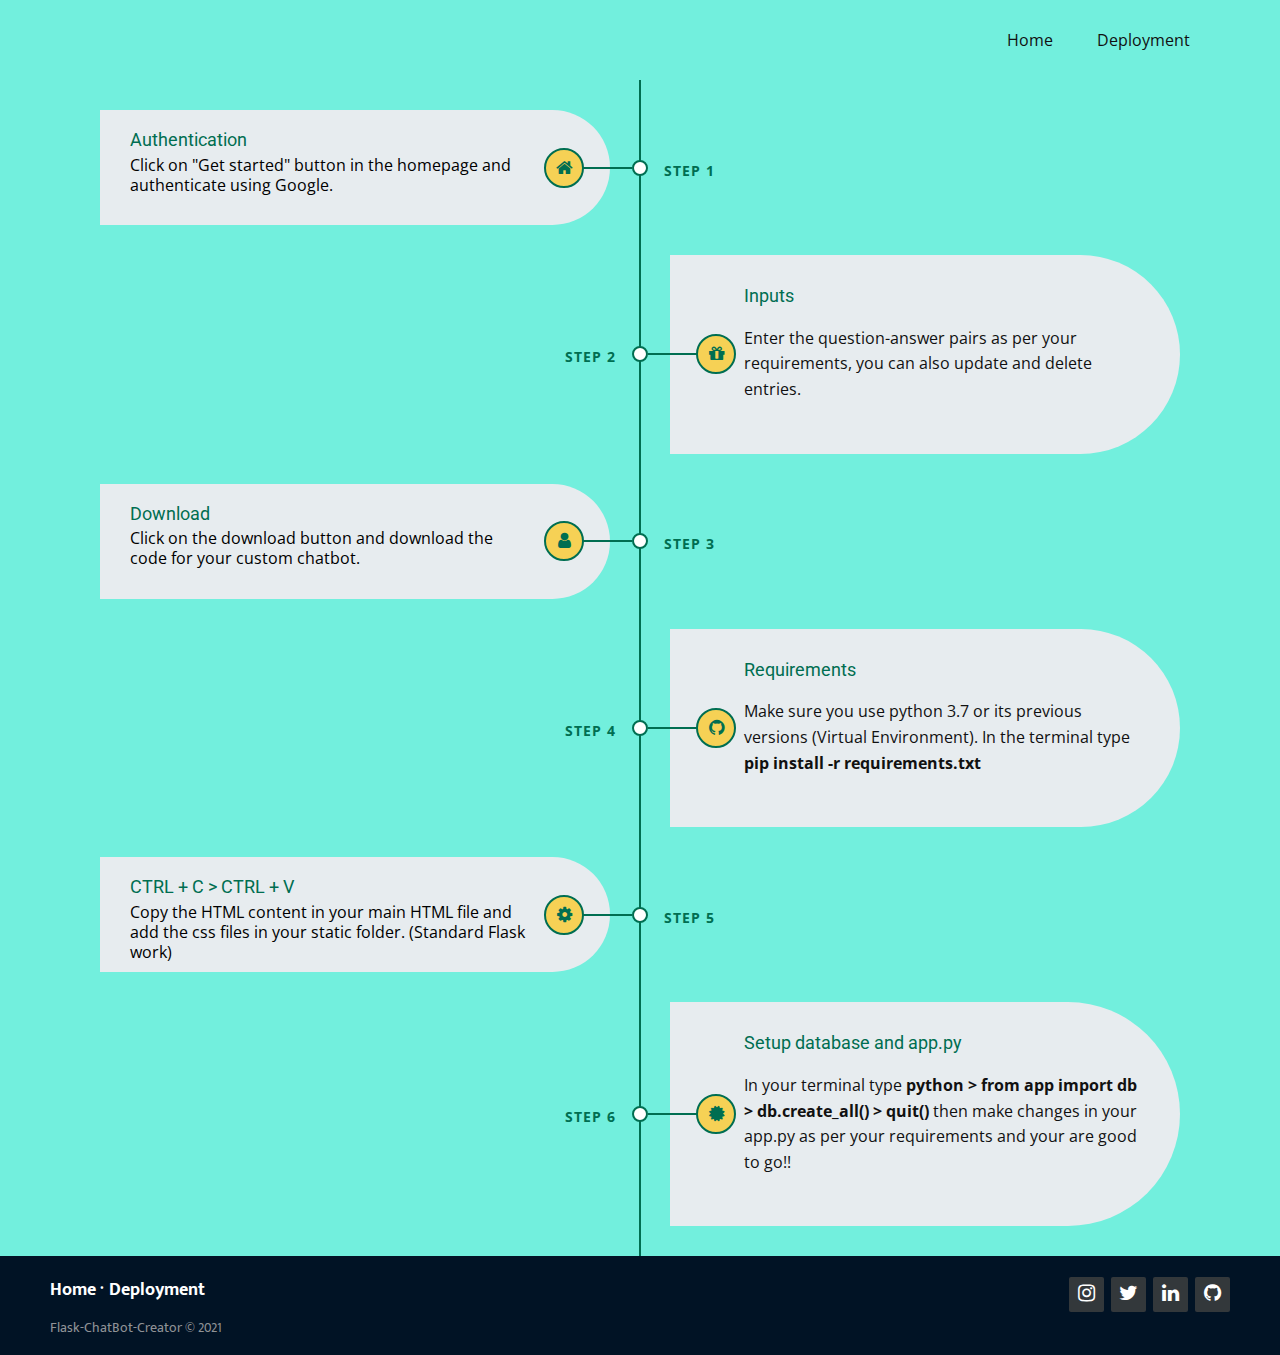
<file: templates/deployment.html>
<!DOCTYPE html>
<html style="font-size: 16px;">

<head>
    <meta name="viewport" content="width=device-width, initial-scale=1.0">
    <meta charset="utf-8">
    <meta name="keywords" content="Flask ChatBot Creator">
    <meta name="description" content="">
    <link rel="stylesheet" type="text/css" href="../static/css/nicepage.css">
    <link rel="stylesheet" type="text/css" href="../static/css/Home.css">
    <link rel="stylesheet" type="text/css" href="../static/css/modal.css">
    <link rel="stylesheet" type="text/css" href="../static/css/Deployment.css">
    <link rel="stylesheet" type="text/css" href="../static/css/footer.css">
    <script class="u-script" src="../static/js/jquery.js" defer=""></script>
    <script class="u-script" src="../static/js/nicepage.js" defer=""></script>
    <script class="u-script" src="../static/js/modal.js" defer=""></script>
    <!-- <link rel="stylesheet" href="https://stackpath.bootstrapcdn.com/bootstrap/4.5.2/css/bootstrap.min.css" integrity="sha384-JcKb8q3iqJ61gNV9KGb8thSsNjpSL0n8PARn9HuZOnIxN0hoP+VmmDGMN5t9UJ0Z" crossorigin="anonymous">
    <link rel="stylesheet" href="https://cdn.jsdelivr.net/npm/bootstrap@4.5.3/dist/css/bootstrap.min.css" integrity="sha384-TX8t27EcRE3e/ihU7zmQxVncDAy5uIKz4rEkgIXeMed4M0jlfIDPvg6uqKI2xXr2" crossorigin="anonymous">
    <link rel="stylesheet" href="https://cdn.jsdelivr.net/npm/bootstrap@4.6.0/dist/css/bootstrap.min.css" integrity="sha384-B0vP5xmATw1+K9KRQjQERJvTumQW0nPEzvF6L/Z6nronJ3oUOFUFpCjEUQouq2+l" crossorigin="anonymous"> -->
    <link id="u-theme-google-font" rel="stylesheet" href="https://fonts.googleapis.com/css?family=Roboto:100,100i,300,300i,400,400i,500,500i,700,700i,900,900i|Open+Sans:300,300i,400,400i,500,500i,600,600i,700,700i,800,800i">
    <link id="u-page-google-font" rel="stylesheet" href="https://fonts.googleapis.com/css?family=Montserrat:100,100i,200,200i,300,300i,400,400i,500,500i,600,600i,700,700i,800,800i,900,900i">
    <link rel="stylesheet" href="https://cdnjs.cloudflare.com/ajax/libs/font-awesome/4.7.0/css/font-awesome.min.css">
    <title>How to Deploy?</title>

    <script type="application/ld+json">
        {
            "@context": "http://schema.org",
            "@type": "Organization",
            "name": ""
        }
    </script>
    <meta name="theme-color" content="#478ac9">
    <meta property="og:title" content="Home">
    <meta property="og:type" content="website">
    <style>
        body::-webkit-scrollbar {
            width: 0.40rem;
        }
  
        body::-webkit-scrollbar-track {
            background: #000000;
        }
  
        body::-webkit-scrollbar-thumb {
            background: #fc0101;
        }
      </style>
</head>

<body class="u-body u-grey-25 u-xl-mode">
    <header class="u-clearfix u-header u-header" id="sec-2eff">
        <div class="u-clearfix u-sheet u-sheet-1">
            <nav class="u-menu u-menu-dropdown u-offcanvas u-menu-1">
                <div class="menu-collapse" style="font-size: 1rem; letter-spacing: 0px;">
                    <a class="u-button-style u-custom-left-right-menu-spacing u-custom-padding-bottom u-custom-top-bottom-menu-spacing u-nav-link u-text-active-palette-1-base u-text-hover-palette-2-base" href="#">
                        <svg class="u-svg-link" viewBox="0 0 24 24">
                            <use xmlns:xlink="http://www.w3.org/1999/xlink" xlink:href="#menu-hamburger"></use>
                        </svg>
                        <svg class="u-svg-content" version="1.1" id="menu-hamburger" viewBox="0 0 16 16" x="0px" y="0px" xmlns:xlink="http://www.w3.org/1999/xlink" xmlns="http://www.w3.org/2000/svg">
                            <g>
                                <rect y="1" width="16" height="2"></rect>
                                <rect y="7" width="16" height="2"></rect>
                                <rect y="13" width="16" height="2"></rect>
                            </g>
                        </svg>
                    </a>
                </div>
                <div class="u-nav-container">
                    <ul class="u-nav u-unstyled u-nav-1">
                        <li class="u-nav-item"><a class="u-button-style u-nav-link u-text-active-palette-1-base u-text-hover-palette-2-base" href="/" style="padding: 10px 20px;">Home</a>
                        </li>
<!--                        <li class="u-nav-item"><a class="u-button-style u-nav-link u-text-active-palette-1-base u-text-hover-palette-2-base" href="About.html" style="padding: 10px 20px;">About</a>-->
<!--                        </li>-->
<!--                        <li class="u-nav-item"><a class="u-button-style u-nav-link u-text-active-palette-1-base u-text-hover-palette-2-base" href="Contact.html" style="padding: 10px 20px;">Contact</a>-->
<!--                        </li>-->
                        <li class="u-nav-item"><a class="u-button-style u-nav-link u-text-active-palette-1-base u-text-hover-palette-2-base" href="/deployment" style="padding: 10px 20px;">Deployment</a>
                        </li>
                    </ul>
                </div>
                <div class="u-nav-container-collapse">
                    <div class="u-black u-container-style u-inner-container-layout u-opacity u-opacity-95 u-sidenav">
                        <div class="u-inner-container-layout u-sidenav-overflow">
                            <div class="u-menu-close"></div>
                            <ul class="u-align-center u-nav u-popupmenu-items u-unstyled u-nav-2">
                                <li class="u-nav-item"><a class="u-button-style u-nav-link" href="/">Home</a>
                                </li>
<!--                                <li class="u-nav-item"><a class="u-button-style u-nav-link" href="#about_section">About</a>-->
<!--                                </li>-->
                                <!-- <li class="u-nav-item"><a class="u-button-style u-nav-link" href="Contact.html">Contact</a> -->

                                <li class="u-nav-item"><a class="u-button-style u-nav-link" href="/deployment">Deployment</a>
                                </li>
                            </ul>
                        </div>
                    </div>
                    <div class="u-black u-menu-overlay u-opacity u-opacity-70"></div>
                </div>
            </nav>
        </div>
    </header>

    <!-- Start -->
    <div class="timeline">
        <div class="container left">
            <div class="date">Step 1</div>
            <i class="icon fa fa-home"></i>
            <div class="content">
                <h2>Authentication</h2>
                <p>
                    Click on "Get started" button in the homepage and authenticate using Google.
                </p>
            </div>
        </div>
        <div class="container right">
            <div class="date">Step 2</div>
            <i class="icon fa fa-gift"></i>
            <div class="content1">
                <h2>Inputs</h2>
                <p>
                    Enter the question-answer pairs as per your requirements, you can also update and delete entries.
                </p>
            </div>
        </div>
        <div class="container left">
            <div class="date">Step 3</div>
            <i class="icon fa fa-user"></i>
            <div class="content">
                <h2>Download</h2>
                <p>
                    Click on the download button and download the code for your custom chatbot.
                </p>
            </div>
        </div>
        <div class="container right">
            <div class="date">Step 4</div>
            <i class="icon fa fa-github"></i>
            <div class="content1">
                <h2>Requirements</h2>
                <p>
                    Make sure you use python 3.7 or its previous versions (Virtual Environment). In the terminal type
                    <strong>pip install -r
                        requirements.txt</strong>
                </p>
            </div>
        </div>
        <div class="container left">
            <div class="date">Step 5</div>
            <i class="icon fa fa-cog"></i>
            <div class="content">
                <h2>CTRL + C > CTRL + V</h2>
                <p>
                    Copy the HTML content in your main HTML file and add the css files in your static folder. (Standard Flask work)
                </p>
            </div>
        </div>
        <div class="container right">
            <div class="date">Step 6</div>
            <i class="icon fa fa-certificate"></i>
            <div class="content1">
                <h2>Setup database and app.py</h2>
                <p>
                    In your terminal type <strong>python > from app import db > db.create_all() > quit()</strong> then make changes in your app.py as per your requirements and your are good to go!!
                </p>
            </div>
        </div>
    </div>

    <!-- End -->

    <footer class="footer-distributed">

        <div class="footer-right">
  
            <a href="#" ><i class="fa fa-instagram"></i></a>
            <a href="#" ><i class="fa fa-twitter"></i></a>
            <a href="#" ><i class="fa fa-linkedin"></i></a>
            <a href="#" ><i class="fa fa-github"></i></a>
  
  
        </div>
  
        <div class="footer-left">
  
            <p class="footer-links">
                <a class="link-1" href="/">Home</a>
                <a href="./deployment">Deployment</a>
            </p>
  
            <p>Flask-ChatBot-Creator &copy; 2021</p>
        </div>
  
    </footer>
    <span style="height: 64px; width: 64px; margin-left: 0px; margin-right: auto; margin-top: 0px; right: 20px; bottom: 20px; padding: 6px; background-image: none;" class="u-back-to-top u-icon u-icon-circle u-opacity u-opacity-85 u-palette-1-base u-spacing-15"
        data-href="#">
        <svg class="u-svg-link" preserveAspectRatio="xMidYMin slice" viewBox="0 0 551.13 551.13">
            <use xmlns:xlink="http://www.w3.org/1999/xlink" xlink:href="#svg-1d98"></use>
        </svg>
        <svg class="u-svg-content" enable-background="new 0 0 551.13 551.13" viewBox="0 0 551.13 551.13"
            xmlns="http://www.w3.org/2000/svg" id="svg-1d98">
            <path d="m275.565 189.451 223.897 223.897h51.668l-275.565-275.565-275.565 275.565h51.668z"></path>
        </svg>
    </span>

    <script src="https://code.jquery.com/jquery-3.5.1.slim.min.js" integrity="sha384-DfXdz2htPH0lsSSs5nCTpuj/zy4C+OGpamoFVy38MVBnE+IbbVYUew+OrCXaRkfj" crossorigin="anonymous"></script>
    <script src="https://cdn.jsdelivr.net/npm/bootstrap@4.6.0/dist/js/bootstrap.bundle.min.js" integrity="sha384-Piv4xVNRyMGpqkS2by6br4gNJ7DXjqk09RmUpJ8jgGtD7zP9yug3goQfGII0yAns" crossorigin="anonymous"></script>
</body>

</html>
</file>
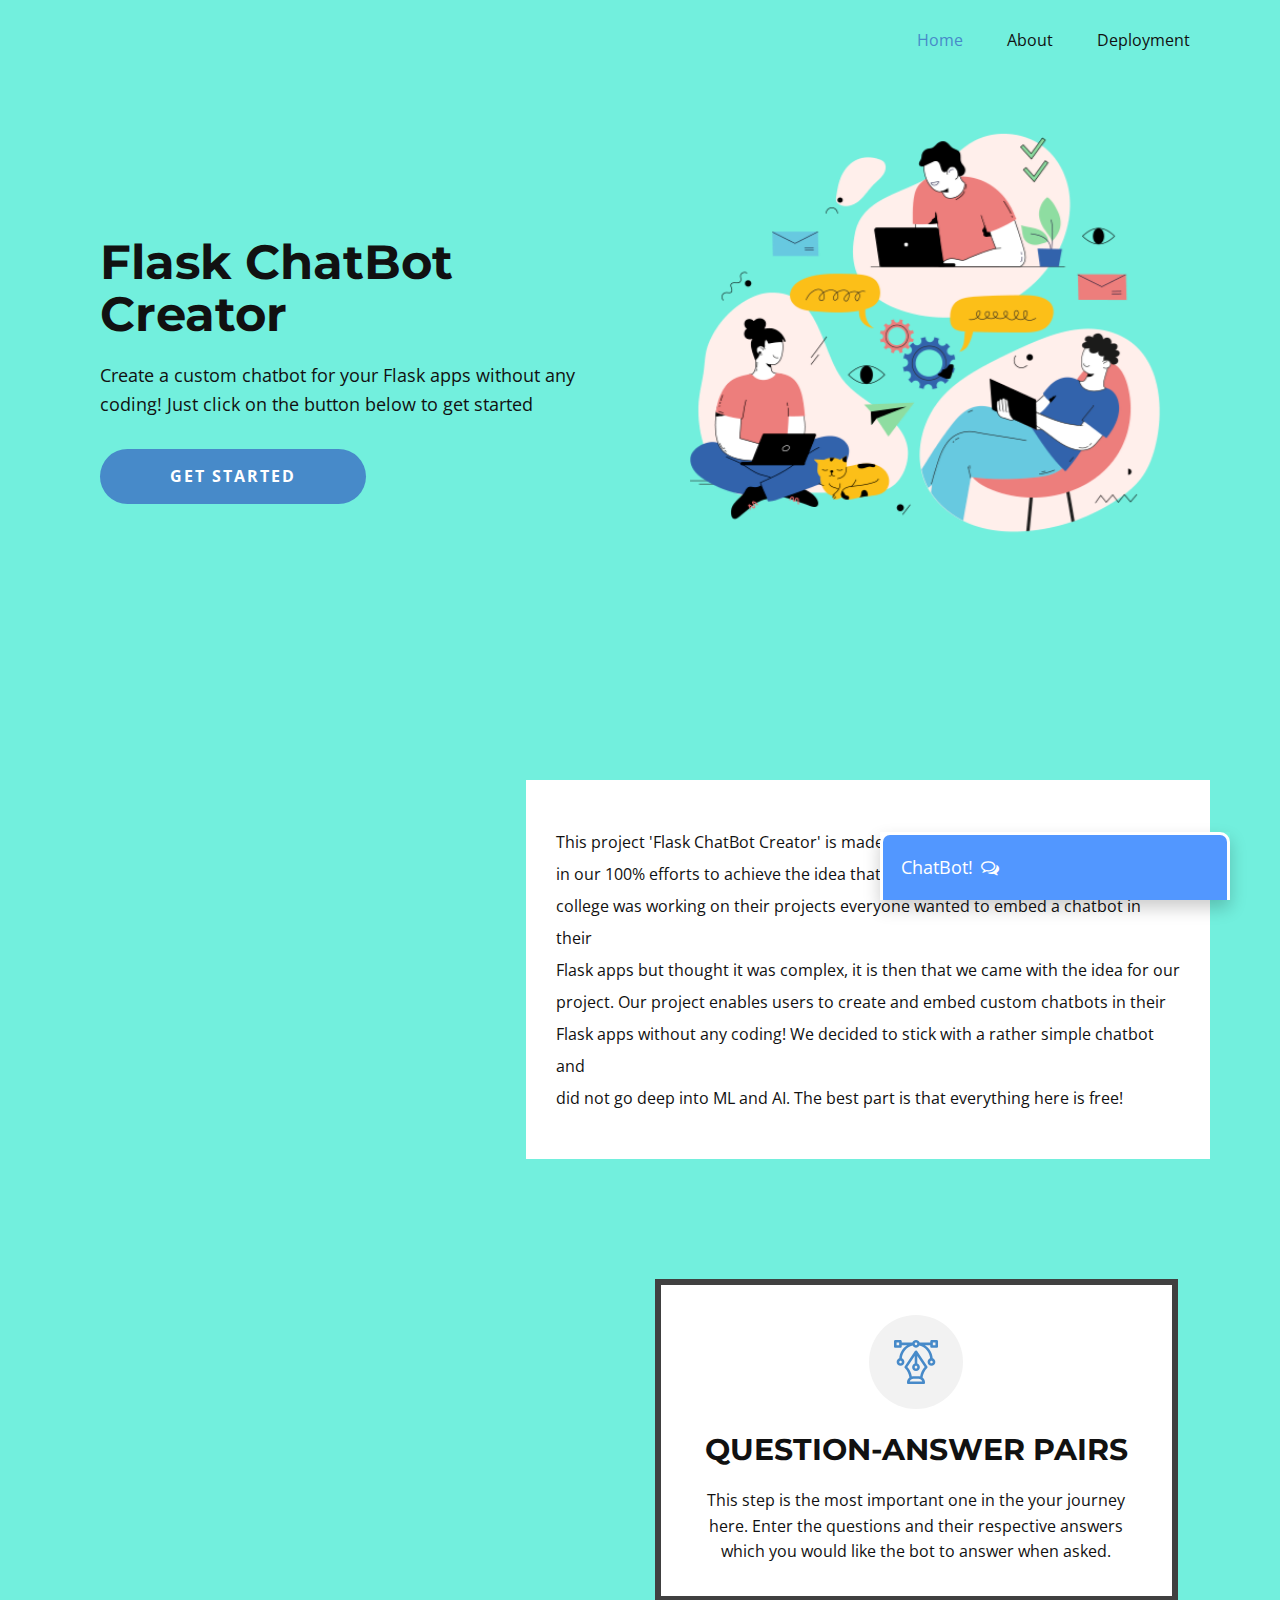
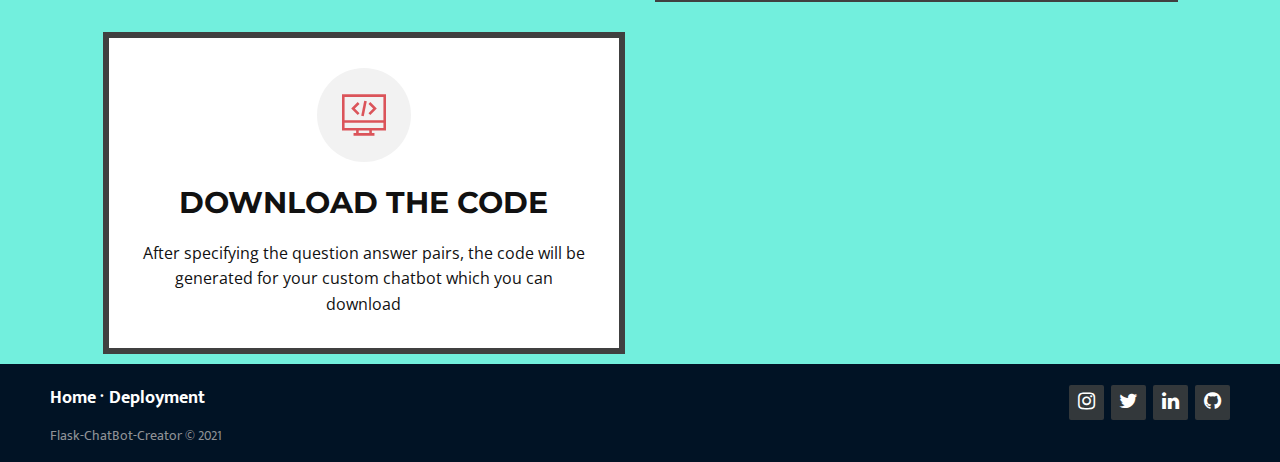
<file: templates/Home.html>
<!DOCTYPE html>
<html lang="en" style="font-size: 16px;">

<head>
    <meta name="viewport" content="width=device-width, initial-scale=1.0">
    <meta charset="utf-8">
    <meta name="keywords" content="Flask ChatBot Creator">
    <meta name="description" content="">
    <link rel="stylesheet" type="text/css" href="../static/css/nicepage.css">
    <link rel="stylesheet" type="text/css" href="../static/css/Home.css">
    <link rel="stylesheet" type="text/css" href="../static/css/modal.css">
    <link rel="stylesheet" type="text/css" href="../static/css/footer.css">
    <script class="u-script" src="../static/js/jquery.js" defer=""></script>
    <script class="u-script" src="../static/js/nicepage.js" defer=""></script>
    <script class="u-script" src="../static/js/modal.js" defer=""></script>
    <script class="u-script" src="../static/js/chat.js" defer=""></script>
    <link rel="stylesheet" href="https://stackpath.bootstrapcdn.com/bootstrap/4.5.2/css/bootstrap.min.css" integrity="sha384-JcKb8q3iqJ61gNV9KGb8thSsNjpSL0n8PARn9HuZOnIxN0hoP+VmmDGMN5t9UJ0Z" crossorigin="anonymous">
    <link rel="stylesheet" href="https://cdn.jsdelivr.net/npm/bootstrap@4.5.3/dist/css/bootstrap.min.css" integrity="sha384-TX8t27EcRE3e/ihU7zmQxVncDAy5uIKz4rEkgIXeMed4M0jlfIDPvg6uqKI2xXr2" crossorigin="anonymous">
    <link rel="stylesheet" href="https://cdn.jsdelivr.net/npm/bootstrap@4.6.0/dist/css/bootstrap.min.css" integrity="sha384-B0vP5xmATw1+K9KRQjQERJvTumQW0nPEzvF6L/Z6nronJ3oUOFUFpCjEUQouq2+l" crossorigin="anonymous">
    <link id="u-theme-google-font" rel="stylesheet" href="https://fonts.googleapis.com/css?family=Roboto:100,100i,300,300i,400,400i,500,500i,700,700i,900,900i|Open+Sans:300,300i,400,400i,500,500i,600,600i,700,700i,800,800i">
    <link id="u-page-google-font" rel="stylesheet" href="https://fonts.googleapis.com/css?family=Montserrat:100,100i,200,200i,300,300i,400,400i,500,500i,600,600i,700,700i,800,800i,900,900i">
    <link rel="stylesheet" href="https://cdnjs.cloudflare.com/ajax/libs/font-awesome/4.7.0/css/font-awesome.min.css">
    <title>Home</title>

    <script type="application/ld+json">
        {
            "@context": "http://schema.org",
            "@type": "Organization",
            "name": ""
        }
    </script>
    <meta name="theme-color" content="#00f5d4">
    <meta property="og:title" content="Home">
    <meta property="og:type" content="website">
    <style>
      body::-webkit-scrollbar {
          width: 0.40rem;
      }

      body::-webkit-scrollbar-track {
          background: #1e1e24;
      }

      body::-webkit-scrollbar-thumb {
          background: rgb(255, 0, 0);
      }
    </style>
</head>

<body class="u-body u-grey-25 u-xl-mode">
    <header class="u-clearfix u-header u-header" id="sec-2eff">
        <div class="u-clearfix u-sheet u-sheet-1">
            <nav class="u-menu u-menu-dropdown u-offcanvas u-menu-1">
                <div class="menu-collapse" style="font-size: 1rem; letter-spacing: 0px;">
                    <a class="u-button-style u-custom-left-right-menu-spacing u-custom-padding-bottom u-custom-top-bottom-menu-spacing u-nav-link u-text-active-palette-1-base u-text-hover-palette-2-base" href="#">
                        <svg class="u-svg-link" viewBox="0 0 24 24">
              <use xmlns:xlink="http://www.w3.org/1999/xlink" xlink:href="#menu-hamburger"></use>
            </svg>
                        <svg class="u-svg-content" version="1.1" id="menu-hamburger" viewBox="0 0 16 16" x="0px" y="0px" xmlns:xlink="http://www.w3.org/1999/xlink" xmlns="http://www.w3.org/2000/svg">
              <g>
                <rect y="1" width="16" height="2"></rect>
                <rect y="7" width="16" height="2"></rect>
                <rect y="13" width="16" height="2"></rect>
              </g>
            </svg>
                    </a>
                </div>
                <div class="u-nav-container">
                    <ul class="u-nav u-unstyled u-nav-1">
                        <li class="u-nav-item"><a class="u-button-style u-nav-link u-text-active-palette-1-base u-text-hover-palette-2-base" href="/" style="padding: 10px 20px;">Home</a>
                        </li>
                        <li class="u-nav-item"><a class="u-button-style u-nav-link u-text-active-palette-1-base u-text-hover-palette-2-base" href="#about_section" style="padding: 10px 20px;">About</a>
                        </li>
                        <li class="u-nav-item"><a class="u-button-style u-nav-link u-text-active-palette-1-base u-text-hover-palette-2-base" href="/deployment" style="padding: 10px 20px;">Deployment</a>
                        </li>
                    </ul>
                </div>
                <div class="u-nav-container-collapse">
                    <div class="u-black u-container-style u-inner-container-layout u-opacity u-opacity-95 u-sidenav">
                        <div class="u-inner-container-layout u-sidenav-overflow">
                            <div class="u-menu-close"></div>
                            <ul class="u-align-center u-nav u-popupmenu-items u-unstyled u-nav-2">
                                <li class="u-nav-item"><a class="u-button-style u-nav-link" href="/">Home</a>
                                </li>
                                <li class="u-nav-item"><a class="u-button-style u-nav-link" href="#about_section">About</a>
                                </li>
                                <li class="u-nav-item"><a class="u-button-style u-nav-link" href="/deployment">Deployment</a>
                                </li>
                            </ul>
                        </div>
                    </div>
                    <div class="u-black u-menu-overlay u-opacity u-opacity-70"></div>
                </div>
            </nav>
        </div>
    </header>
    <section class="u-clearfix u-section-1" id="carousel_6c1d">
        <div class="u-clearfix u-sheet u-sheet-1">
            <div class="u-clearfix u-expanded-width u-layout-wrap u-layout-wrap-1">
                <div class="u-layout">
                    <div class="u-layout-row">
                        <div class="u-container-style u-layout-cell u-size-30 u-layout-cell-1">
                            <div class="u-container-layout u-valign-middle u-container-layout-1">
                                <h2 class="u-custom-font u-font-montserrat u-text u-text-default u-text-1"> Flask ChatBot Creator</h2>
                                <p class="u-text u-text-2"> Create a custom chatbot for your Flask apps without any coding! Just click on the button below to get started</p>
                                <a href="/login" class="u-btn u-btn-round u-button-style u-radius-50 u-btn-1">Get started</a>
                            </div>
                        </div>
                        <div class="u-align-center u-container-style u-layout-cell u-size-30 u-layout-cell-2">
                            <div class="u-container-layout u-container-layout-2">
                                <img class="u-expanded-width u-image u-image-contain u-image-default u-image-1" src="/static/images/Untitled-1.png" alt="" data-image-width="447" data-image-height="429" data-animation-name="customAnimationIn" data-animation-duration="1000" data-animation-direction="Down">
                            </div>
                        </div>
                    </div>
                </div>
            </div>
        </div>

        <!-- ChatBot HTML -->
        <!-- <button class="open-button" onclick="openForm()">Open Form</button>

        <div class="form-popup" id="myForm">
            <div id="chatbox">
                <p class="botText"><span>Hi! Iam your Chatterbot.</span></p>
            </div>
            <div id="userInput">
                <input id="textInput" type="text" name="msg" placeholder="Message">
                <input id="buttonInput" type="submit" value="Send">
            </div>
            <button type="button" class="btn cancel" onclick="closeForm()">Close</button>
        </div> -->
        <div class="chat-bar-collapsible">
          <button id="chat-button" type="button" class="collapsible">ChatBot!
              <i id="chat-icon" style="color: #fff;" class="fa fa-fw fa-comments-o"></i>
          </button>
  
          <div class="content">
              <div class="full-chat-block">
                  <!-- Message Container -->
                  <div class="outer-container">
                      <div class="chat-container">
                          <!-- Messages -->
                          <div id="chatbox">
                              <h5 id="chat-timestamp"></h5>
                              <p id="botStarterMessage" class="botText"><span>Loading...</span></p>
                          </div>
  
                          <!-- User input box -->
                          <div class="chat-bar-input-block">
                              <div id="userInput">
                                  <input id="textInput" class="input-box" type="text" name="msg"
                                      placeholder="Tap send button to send a message">    
                                  <p></p>
                              </div>
  
                              <div class="chat-bar-icons">
                                <input class="button3" id="buttonInput" type="submit" value="Send">
                              </div>
                          </div>
  
                          <div id="chat-bar-bottom">
                              <p></p>
                          </div>
  
                      </div>
                  </div>
  
              </div>
          </div>
  
      </div>
        <!-- ChatBot HTML end -->

    </section>
    <section class="u-align-left u-clearfix u-section-2">
        <div class="u-clearfix u-sheet u-sheet-1">
            <div class="u-clearfix u-expanded-width u-layout-wrap u-layout-wrap-1">
                <div class="u-layout" id="about_section">
                    <div class="u-layout-row">
                        <div class="u-align-left u-container-style u-layout-cell u-palette-2-base u-size-24 u-layout-cell-1" data-animation-name="slideIn" data-animation-duration="2000" data-animation-direction="Left">
                            <div class="u-container-layout u-valign-middle u-container-layout-1">
                                <h4 class="u-custom-font u-font-montserrat u-text u-text-default u-text-1">About</h4>
                            </div>
                        </div>
                        <div class="u-align-left u-container-style u-layout-cell u-size-36 u-white u-layout-cell-2">
                            <div class="u-container-layout u-valign-middle u-container-layout-2">
                                <p class="u-text u-text-2"> This project 'Flask ChatBot Creator' is made as a part of a college project. We put in our 100% efforts to achieve the idea that we thought of. When everyone in our college was working on their projects everyone wanted
                                    to embed a chatbot in their <br>Flask apps but thought it was complex, it is then that we came with the idea for our project. Our project enables users to create and embed custom chatbots in their Flask apps without
                                    any coding! We decided to stick with a rather simple chatbot and <br>did not go deep into ML and AI. The best part is that everything here is free!
                                </p>
                            </div>
                        </div>
                    </div>
                </div>
            </div>
        </div>
    </section>
    <section class="u-align-center u-clearfix u-section-3" id="carousel_8ecb">
        <div class="u-clearfix u-sheet u-sheet-1">
            <div class="u-list u-list-1">
                <div class="u-repeater u-repeater-1">
                    <div class="u-container-style u-custom-item u-list-item u-palette-2-base u-repeater-item u-video-cover u-list-item-1" data-animation-name="slideIn" data-animation-duration="2000" data-animation-direction="Left">
                        <div class="u-container-layout u-similar-container u-valign-top u-container-layout-1"><span class="u-custom-item u-icon u-icon-circle u-spacing-25 u-text-palette-1-base u-white u-icon-1"><svg
                  class="u-svg-link" preserveAspectRatio="xMidYMin slice" viewBox="0 0 512 512" style="">
                  <use xmlns:xlink="http://www.w3.org/1999/xlink" xlink:href="#svg-7d32"></use>
                </svg><svg class="u-svg-content" viewBox="0 0 512 512" x="0px" y="0px" id="svg-7d32"
                  style="enable-background:new 0 0 512 512;">
                  <g>
                    <g>
                      <path
                        d="M386.607,304.394L367.213,285l19.393-19.393c5.859-5.858,5.859-15.356,0-21.214c-5.857-5.858-15.355-5.858-21.213,0    L346,263.787l-19.394-19.394c-5.857-5.858-15.355-5.858-21.213,0c-5.858,5.858-5.858,15.355,0,21.213L324.787,285l-19.393,19.393    c-5.858,5.858-5.858,15.355,0,21.213c5.857,5.857,15.355,5.858,21.213,0L346,306.213l19.394,19.394    c5.857,5.857,15.355,5.858,21.213,0C392.465,319.749,392.465,310.252,386.607,304.394z">
                      </path>
                    </g>
                  </g>
                  <g>
                    <g>
                      <path
                        d="M206.607,184.394L187.213,165l19.393-19.393c5.858-5.858,5.858-15.355,0-21.213c-5.857-5.858-15.355-5.858-21.213,0    L166,143.787l-19.394-19.394c-5.857-5.858-15.355-5.858-21.213,0c-5.858,5.858-5.858,15.355,0,21.213L144.787,165l-19.393,19.393    c-5.859,5.858-5.859,15.356,0,21.214c5.857,5.857,15.355,5.858,21.213,0L166,186.213l19.394,19.394    c5.857,5.857,15.355,5.858,21.213,0C212.465,199.749,212.465,190.252,206.607,184.394z">
                      </path>
                    </g>
                  </g>
                  <g>
                    <g>
                      <path
                        d="M416.606,124.394l-30-30c-0.029-0.029-0.06-0.052-0.089-0.081c-5.916-5.822-15.373-5.668-21.124,0.081l-30,30    c-5.858,5.858-5.858,15.355,0,21.213c5.857,5.858,15.355,5.858,21.213,0l4.394-4.394V180H256c-8.284,0-15,6.716-15,15v75h-32.58    c-6.192-17.459-22.865-30-42.42-30c-24.813,0-45,20.187-45,45s20.187,45,45,45c19.555,0,36.228-12.541,42.42-30H256    c8.284,0,15-6.716,15-15v-75h105c8.284,0,15-6.716,15-15v-53.787l4.394,4.394C398.322,148.535,402.161,150,406,150    s7.678-1.465,10.606-4.393C422.464,139.749,422.464,130.252,416.606,124.394z M166,300c-8.271,0-15-6.729-15-15s6.729-15,15-15    s15,6.729,15,15S174.271,300,166,300z">
                      </path>
                    </g>
                  </g>
                  <g>
                    <g>
                      <path
                        d="M467,0H45C20.187,0,0,20.187,0,45c0,19.555,12.541,36.228,30,42.42V345c0,24.813,20.187,45,45,45h166v34.58    c-17.459,6.192-30,22.865-30,42.42c0,24.813,20.187,45,45,45s45-20.187,45-45c0-19.555-12.541-36.228-30-42.42V390h166    c24.813,0,45-20.187,45-45V87.42c17.459-6.192,30-22.865,30-42.42C512,20.187,491.813,0,467,0z M256,482c-8.271,0-15-6.729-15-15    s6.729-15,15-15s15,6.729,15,15S264.271,482,256,482z M452,345c0,8.271-6.729,15-15,15H75c-8.271,0-15-6.729-15-15V90h392V345z     M467,60H45c-8.271,0-15-6.729-15-15s6.729-15,15-15h422c8.271,0,15,6.729,15,15S475.271,60,467,60z">
                      </path>
                    </g>
                  </g>
                </svg></span>
                            <h4 class="u-align-center u-custom-font u-font-montserrat u-text u-text-1">Register / sign in</h4>
                            <p class="u-align-center u-text u-text-2"> Register your account for free and then sign in with this account to continue to the next step.</p>
                        </div>
                    </div>
                    <div class="u-align-center u-border-6 u-border-grey-75 u-container-style u-custom-item u-list-item u-repeater-item u-video-cover u-white u-list-item-2">
                        <div class="u-container-layout u-similar-container u-valign-top u-container-layout-2"><span class="u-custom-item u-grey-5 u-icon u-icon-circle u-spacing-25 u-text-palette-1-base u-icon-2"><svg
                  class="u-svg-link" preserveAspectRatio="xMidYMin slice" viewBox="0 0 512 512" style="">
                  <use xmlns:xlink="http://www.w3.org/1999/xlink" xlink:href="#svg-7ff2"></use>
                </svg><svg class="u-svg-content" viewBox="0 0 512 512" x="0px" y="0px" id="svg-7ff2"
                  style="enable-background:new 0 0 512 512;">
                  <g>
                    <g>
                      <path
                        d="M497,0h-60c-8.284,0-15,6.716-15,15v15H298.42C292.228,12.542,275.555,0,256,0s-36.228,12.542-42.42,30H90V15    c0-8.284-6.716-15-15-15H15C6.716,0,0,6.716,0,15v60c0,8.284,6.716,15,15,15h60c8.284,0,15-6.716,15-15V59.8h62.377    c-54.116,34.274-87.012,92.175-90.969,153.642C43.738,219.518,31,236.294,31,256c0,24.813,20.187,45,45,45s45-20.187,45-45    c0-19.38-12.315-35.938-29.53-42.26c5.326-70.647,56.198-131.494,124.226-148.758C223.07,79.794,238.361,90,256,90    c17.639,0,32.93-10.206,40.304-25.017c68.029,17.264,118.9,78.111,124.226,148.758C403.315,220.062,391,236.62,391,256    c0,24.813,20.187,45,45,45s45-20.187,45-45c0-19.706-12.738-36.482-30.408-42.558C446.627,151.852,413.633,94.207,359.623,60H422    v15c0,8.284,6.716,15,15,15h60c8.284,0,15-6.716,15-15V15C512,6.716,505.284,0,497,0z M60,60H30V30h30V60z M76,271    c-8.271,0-15-6.729-15-15s6.729-15,15-15s15,6.729,15,15S84.271,271,76,271z M256,60c-8.271,0-15-6.729-15-15s6.729-15,15-15    s15,6.729,15,15S264.271,60,256,60z M436,241c8.271,0,15,6.729,15,15s-6.729,15-15,15s-15-6.729-15-15S427.729,241,436,241z     M482,60h-30V30h30V60z">
                      </path>
                    </g>
                  </g>
                  <g>
                    <g>
                      <path
                        d="M388.48,307.679l-120-179.999c-0.004-0.006-0.009-0.012-0.013-0.019c-0.043-0.064-0.09-0.125-0.134-0.188    c-0.206-0.299-0.423-0.587-0.649-0.868c-6.321-7.854-18.357-7.324-24.017,0.868c-0.044,0.063-0.091,0.124-0.134,0.188    c-0.004,0.007-0.009,0.012-0.013,0.019l-120,180c-3.967,5.949-3.182,13.871,1.874,18.927    c29.927,29.927,48.975,69.047,54.164,110.901c-2.329,1.883-4.578,3.899-6.71,6.081C158.759,458.001,151,476.97,151,497    c0,8.284,6.716,15,15,15h180c8.284,0,15-6.716,15-15c0-20.03-7.759-38.999-21.847-53.412c-2.133-2.182-4.381-4.198-6.711-6.081    c5.188-41.856,24.236-80.976,54.163-110.9C391.662,321.551,392.447,313.628,388.48,307.679z M256,301c8.271,0,15,6.729,15,15    s-6.729,15-15,15s-15-6.729-15-15S247.729,301,256,301z M183.558,482c6.241-17.833,23.159-31,42.442-31h60    c19.283,0,36.201,13.167,42.442,31H183.558z M304.245,423.283C298.345,421.777,292.229,421,286,421h-60    c-6.229,0-12.345,0.777-18.245,2.284c-7.02-40.429-25.251-78.221-52.65-108.899L241,185.542v88.039    c-17.459,6.192-30,22.865-30,42.42c0,24.813,20.187,45,45,45s45-20.187,45-45c0-19.555-12.541-36.228-30-42.42v-88.039    l85.896,128.843C329.496,345.06,311.264,382.853,304.245,423.283z">
                      </path>
                    </g>
                  </g>
                </svg></span>
                            <h4 class="u-align-center u-custom-font u-font-montserrat u-text u-text-3">Question-answer pairs</h4>
                            <p class="u-align-center u-text u-text-4"> This step is the most important one in the your journey here. Enter the questions and their respective answers which you would like the bot to answer when asked.</p>
                        </div>
                    </div>
                    <div class="u-align-center u-border-6 u-border-grey-75 u-container-style u-custom-item u-list-item u-repeater-item u-video-cover u-white u-list-item-3">
                        <div class="u-container-layout u-similar-container u-valign-top u-container-layout-3"><span class="u-custom-item u-grey-5 u-icon u-icon-circle u-spacing-25 u-text-palette-2-base u-icon-3"><svg
                  class="u-svg-link" preserveAspectRatio="xMidYMin slice" viewBox="0 0 512 512" style="">
                  <use xmlns:xlink="http://www.w3.org/1999/xlink" xlink:href="#svg-87ca"></use>
                </svg><svg class="u-svg-content" viewBox="0 0 512 512" x="0px" y="0px" id="svg-87ca"
                  style="enable-background:new 0 0 512 512;">
                  <g>
                    <g>
                      <path
                        d="M0,15.845v420.259h164.332v30.049h-30.036v30.001h243.407v-30.001h-30.036v-30.049H512V15.845H0z M317.665,466.153    H194.334v-30.049h123.332V466.153z M481.999,406.103H30.001v-60.075h451.997V406.103z M481.999,316.027H30.001V45.847h451.997    V316.027z">
                      </path>
                    </g>
                  </g>
                  <g>
                    <g>
                      <polygon
                        points="203.943,126.712 182.729,105.498 107.29,180.937 182.729,256.375 203.943,235.161 149.718,180.937   ">
                      </polygon>
                    </g>
                  </g>
                  <g>
                    <g>
                      <polygon
                        points="329.271,105.498 308.057,126.712 362.282,180.937 308.057,235.161 329.271,256.375 404.709,180.937   ">
                      </polygon>
                    </g>
                  </g>
                  <g>
                    <g>
                      <rect x="166.742" y="165.947" transform="matrix(0.1951 -0.9808 0.9808 0.1951 28.5815 396.7237)"
                        width="178.511" height="30.002"></rect>
                    </g>
                  </g>
                </svg></span>
                            <h4 class="u-align-center u-custom-font u-font-montserrat u-text u-text-5">Download the code</h4>
                            <p class="u-align-center u-text u-text-6">After specifying the question answer pairs, the code will be generated for your custom chatbot which you can download</p>
                        </div>
                    </div>
                    <div class="u-align-center u-container-style u-custom-item u-list-item u-palette-1-base u-repeater-item u-video-cover u-list-item-4" data-animation-name="slideIn" data-animation-duration="2000" data-animation-direction="Right">
                        <div class="u-container-layout u-similar-container u-valign-top u-container-layout-4"><span class="u-custom-item u-icon u-icon-circle u-spacing-25 u-text-palette-2-base u-white u-icon-4"><svg
                  class="u-svg-link" preserveAspectRatio="xMidYMin slice" viewBox="0 0 24 24" style="">
                  <use xmlns:xlink="http://www.w3.org/1999/xlink" xlink:href="#svg-7218"></use>
                </svg><svg class="u-svg-content" viewBox="0 0 24 24" id="svg-7218">
                  <path
                    d="m22.25 20h-20.5c-.965 0-1.75-.785-1.75-1.75v-12.5c0-.965.785-1.75 1.75-1.75h1.68c.414 0 .75.336.75.75s-.336.75-.75.75h-1.68c-.136 0-.25.114-.25.25v12.5c0 .136.114.25.25.25h20.5c.136 0 .25-.114.25-.25v-12.5c0-.136-.114-.25-.25-.25h-1.68c-.414 0-.75-.336-.75-.75s.336-.75.75-.75h1.68c.965 0 1.75.785 1.75 1.75v12.5c0 .965-.785 1.75-1.75 1.75z">
                  </path>
                  <path
                    d="m16.25 24h-8.5c-.414 0-.75-.336-.75-.75s.336-.75.75-.75h8.5c.414 0 .75.336.75.75s-.336.75-.75.75z">
                  </path>
                  <path
                    d="m12 24c-.414 0-.75-.336-.75-.75v-4c0-.414.336-.75.75-.75s.75.336.75.75v4c0 .414-.336.75-.75.75z">
                  </path>
                  <path
                    d="m14 4.5h-4c-.414 0-.75-.336-.75-.75 0-1.517 1.233-2.75 2.75-2.75s2.75 1.233 2.75 2.75c0 .414-.336.75-.75.75zm-3-1.5h2c-.229-.304-.591-.5-1-.5s-.771.196-1 .5z">
                  </path>
                  <path
                    d="m13.601 3.3c-.069 0-.139-.01-.208-.029-.398-.115-.628-.53-.513-.929.397-1.379 1.68-2.342 3.12-2.342.414 0 .75.336.75.75s-.336.75-.75.75c-.775 0-1.466.518-1.679 1.258-.095.328-.395.542-.72.542z">
                  </path>
                  <path
                    d="m10.399 3.3c-.326 0-.625-.214-.72-.542-.213-.74-.904-1.258-1.679-1.258-.414 0-.75-.336-.75-.75s.336-.75.75-.75c1.44 0 2.723.963 3.121 2.342.115.398-.115.813-.513.929-.07.019-.14.029-.209.029z">
                  </path>
                  <path
                    d="m14.75 7c-.336 0-.642-.228-.727-.568-.101-.401.144-.809.545-.909l1.666-.416.846-1.691c.186-.371.636-.521 1.006-.336.371.186.521.636.335 1.006l-1 2c-.098.196-.276.34-.489.393l-2 .5c-.061.014-.122.021-.182.021z">
                  </path>
                  <path
                    d="m17.75 12c-.275 0-.54-.151-.671-.415l-.886-1.771-1.771-.858c-.373-.181-.528-.629-.348-1.002s.629-.527 1.002-.348l2 .97c.149.072.27.191.344.34l1 2c.185.37.035.82-.335 1.006-.107.053-.222.078-.335.078z">
                  </path>
                  <path
                    d="m9.25 7c-.06 0-.121-.007-.182-.022l-2-.5c-.213-.053-.391-.197-.489-.393l-1-2c-.185-.37-.035-.82.335-1.006.372-.185.821-.035 1.006.336l.846 1.691 1.666.416c.402.101.646.508.545.909-.084.341-.391.569-.727.569z">
                  </path>
                  <path
                    d="m6.25 12c-.113 0-.227-.025-.335-.079-.371-.186-.521-.636-.335-1.006l1-2c.074-.148.195-.268.344-.34l2-.97c.372-.178.821-.025 1.001.348.181.373.025.821-.348 1.002l-1.77.858-.886 1.771c-.131.265-.397.416-.671.416z">
                  </path>
                  <path
                    d="m12 13c-1.93 0-3.5-1.57-3.5-3.5v-5.75c0-.414.336-.75.75-.75h5.5c.414 0 .75.336.75.75v5.75c0 1.93-1.57 3.5-3.5 3.5zm-2-8.5v5c0 1.103.897 2 2 2s2-.897 2-2v-5z">
                  </path>
                  <path
                    d="m12 13c-.414 0-.75-.336-.75-.75v-8.5c0-.414.336-.75.75-.75s.75.336.75.75v8.5c0 .414-.336.75-.75.75z">
                  </path>
                </svg></span>
                            <h4 class="u-align-center u-custom-font u-font-montserrat u-text u-text-7">Now embed &amp; enjoy!</h4>
                            <p class="u-align-center u-text u-text-8">Now move the downloaded code in the templates and static folder just like any other template file.</p>
                        </div>
                    </div>
                </div>
            </div>
        </div>
    </section>


    <footer class="footer-distributed">

      <div class="footer-right">

          <a href="#" ><i class="fa fa-instagram"></i></a>
          <a href="#" ><i class="fa fa-twitter"></i></a>
          <a href="#" ><i class="fa fa-linkedin"></i></a>
          <a href="#" ><i class="fa fa-github"></i></a>


      </div>

      <div class="footer-left">

          <p class="footer-links">
              <a class="link-1" href="/">Home</a>
              <a href="./deployment">Deployment</a>
          </p>

          <p>Flask-ChatBot-Creator &copy; 2021</p>
      </div>

  </footer>

    <span style="height: 64px; width: 64px; margin-left: 0px; margin-right: auto; margin-top: 0px; right: 20px; bottom: 20px; padding: 6px; background-image: none;" class="u-back-to-top u-icon u-icon-circle u-opacity u-opacity-85 u-palette-1-base u-spacing-15"
        data-href="#">
    <svg class="u-svg-link" preserveAspectRatio="xMidYMin slice" viewBox="0 0 551.13 551.13">
      <use xmlns:xlink="http://www.w3.org/1999/xlink" xlink:href="#svg-1d98"></use>
    </svg>
    <svg class="u-svg-content" enable-background="new 0 0 551.13 551.13" viewBox="0 0 551.13 551.13"
      xmlns="http://www.w3.org/2000/svg" id="svg-1d98">
      <path d="m275.565 189.451 223.897 223.897h51.668l-275.565-275.565-275.565 275.565h51.668z"></path>
    </svg>

    <script src="https://code.jquery.com/jquery-3.5.1.slim.min.js" integrity="sha384-DfXdz2htPH0lsSSs5nCTpuj/zy4C+OGpamoFVy38MVBnE+IbbVYUew+OrCXaRkfj" crossorigin="anonymous"></script>
    <script src="https://cdn.jsdelivr.net/npm/bootstrap@4.6.0/dist/js/bootstrap.bundle.min.js" integrity="sha384-Piv4xVNRyMGpqkS2by6br4gNJ7DXjqk09RmUpJ8jgGtD7zP9yug3goQfGII0yAns" crossorigin="anonymous"></script>
  </span>
</body>

</html>
</file>
